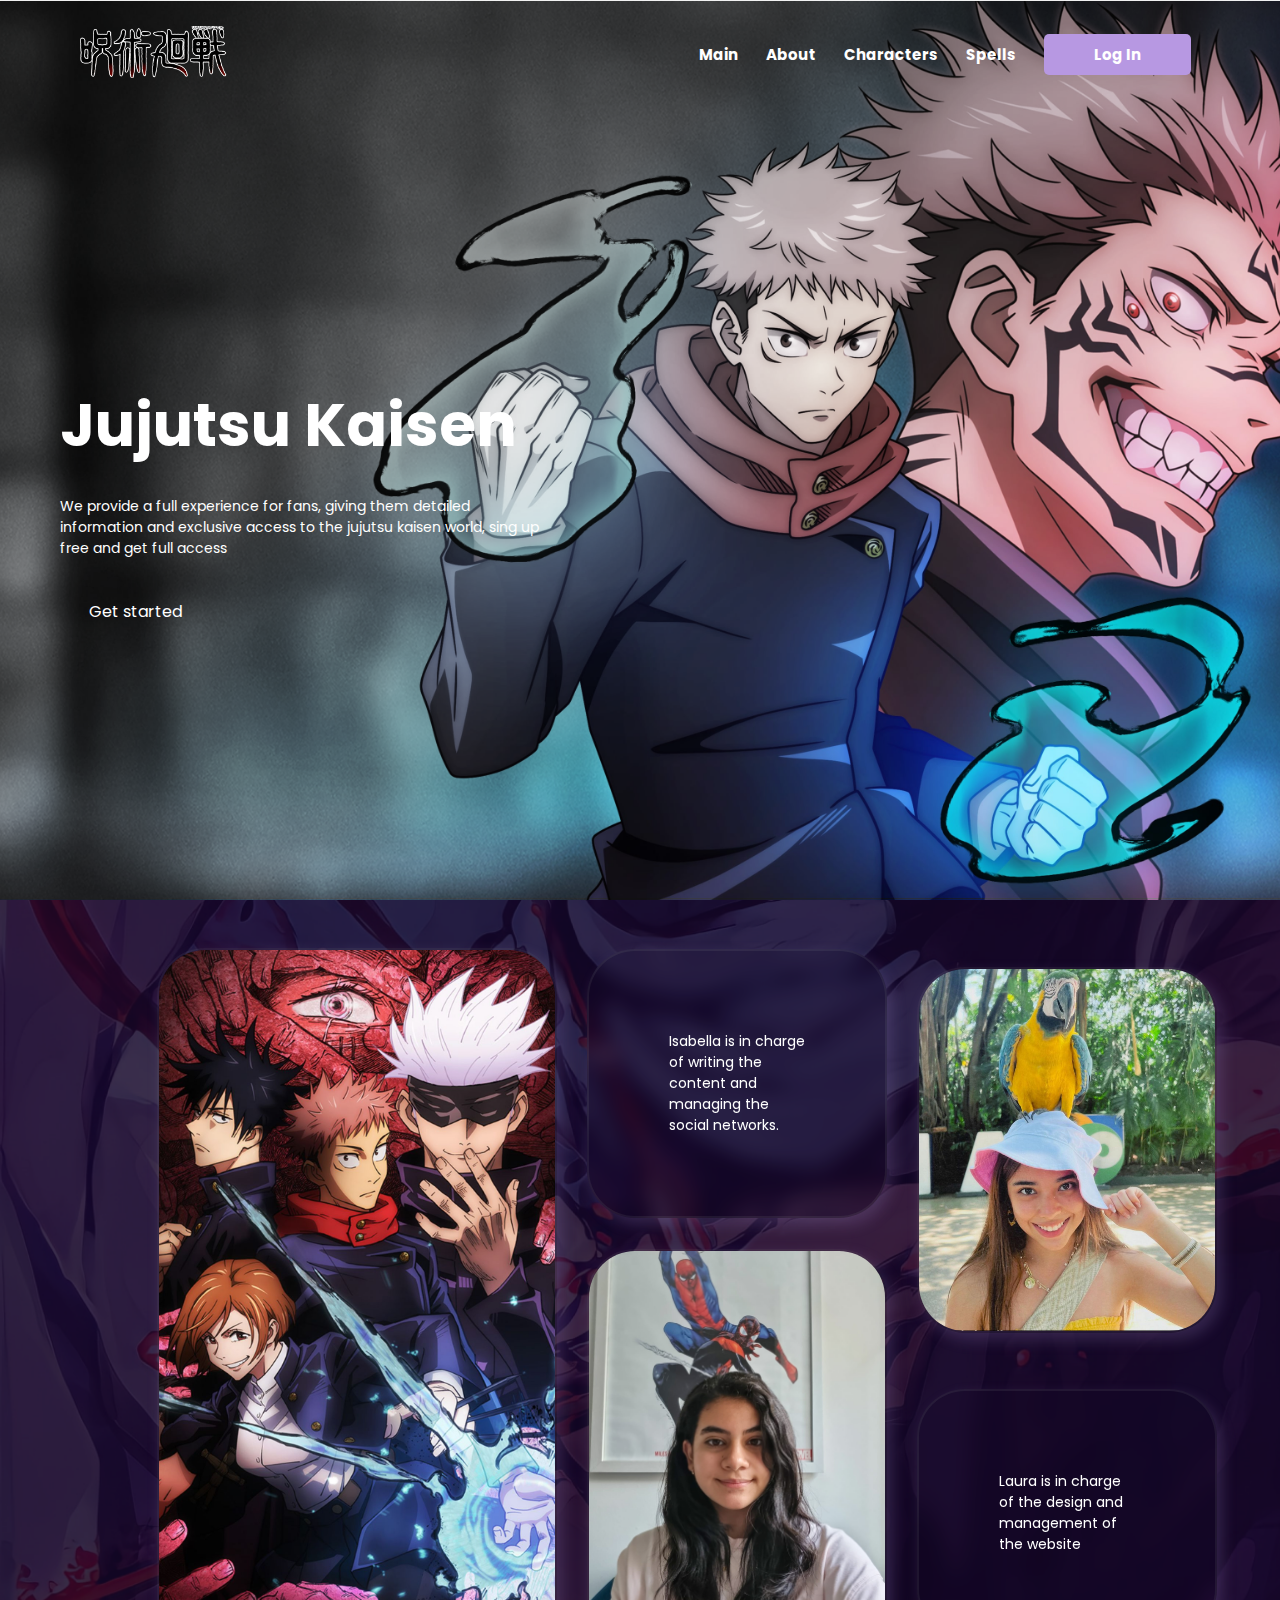
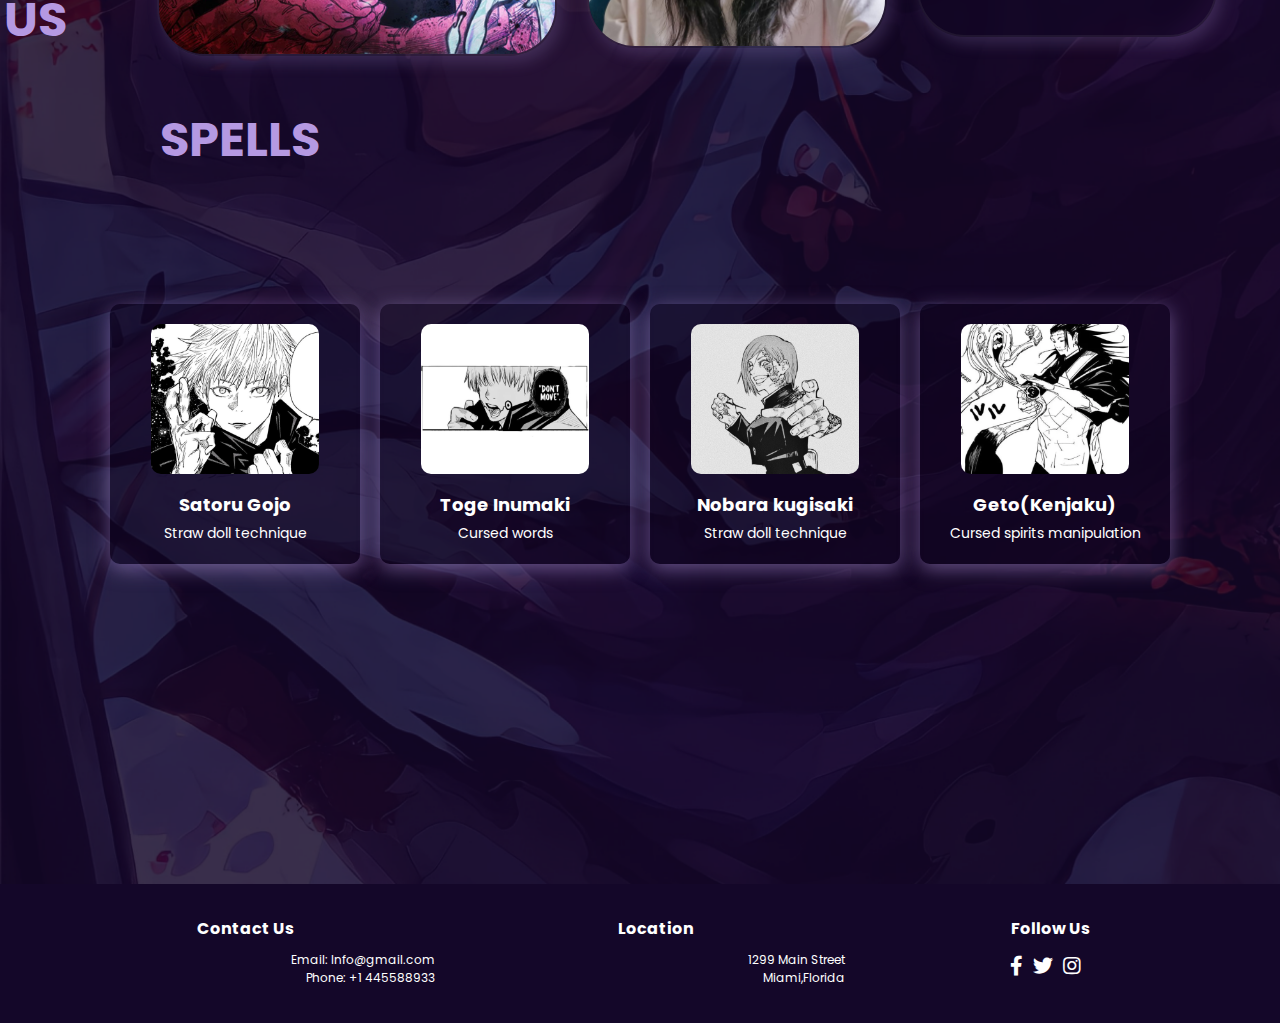
<file: index.html>
<!DOCTYPE html>
<html lang="en">
<head>
    <meta charset="UTF-8">
    <meta name="viewport" content="width=device-width, initial-scale=1.0">
    <link rel="stylesheet" href="style.css">
    <link rel="stylesheet" href="https://cdnjs.cloudflare.com/ajax/libs/font-awesome/5.15.4/css/all.min.css">
    <link rel="preconnect" href="https://fonts.googleapis.com">
    <link rel="preconnect" href="https://fonts.gstatic.com" crossorigin>
    <link href="https://fonts.googleapis.com/css2?family=Barlow+Condensed:ital,wght@0,100;0,200;0,300;0,400;0,500;0,600;0,700;0,800;0,900;1,100;1,200;1,300;1,400;1,500;1,600;1,700;1,800;1,900&family=Concert+One&family=Libre+Franklin:ital,wght@0,100..900;1,100..900&family=Montserrat:ital,wght@0,100..900;1,100..900&family=Pacifico&family=Poppins:ital,wght@0,100;0,200;0,300;0,400;0,500;0,600;0,700;0,800;0,900;1,100;1,200;1,300;1,400;1,500;1,600;1,700;1,800;1,900&family=Roboto:ital,wght@0,100;0,300;0,400;0,500;0,700;0,900;1,100;1,300;1,400;1,500;1,700;1,900&display=swap"
    rel="stylesheet">

    <title>Jujutsu Kaisen Web</title>
    
    
</head>
<body>
    <section class="header">
        <nav>
            <a href="index.html"><img src="web page jjk assets/fotos/logo jjk 1.png" ></a>
            <div class="nav-links">
                <ul>
                    <li><a href="index.html">Main</a></li>
                    <li><a href="index.html">About</a></li>
                    <li><a href="Characters.html">Characters</a></li>
                    <li><a href="Characters.html">Spells</a></li>
                    <li><a href="./Log-in.html" ><Button type="button">Log In </Button></a></li>
                </ul>
            </div>
        </nav>
        <div class="text-box">
            <h1>Jujutsu Kaisen</h1>
            <p>We provide a full experience for fans, giving them detailed information 
                and exclusive access to the jujutsu kaisen world, sing up free and get full access</p>
                <a href="./register.html" class="started-btn">Get started</a>
        </div>
    </section>
    <section class="fondoImg"> </section>
    <section class="Us">
      <h1 class="Us__titleA">  US</h1>
        <img src="web page jjk assets/fotos/Jujutsu-Kaisen-Anime-Images-Wallpaper.jpg" alt="" >
        
      <div class="contact-us__Isabella">
          <p class="contact-us__Isabella_p"> Isabella is in charge of writing the content and managing the social networks.</p>
          <div class="contact-us__Isabella_img">
            <img src="web page jjk assets/fotos/Isabella.jpeg" alt="">
          </div>
      </div>

       <div class="contact-us__Laura">
          <p class="contact-us__Laura_p">Laura is in charge of the design and management of the website</p>
          <div class="contact-us__Laura_img">
            <img src="web page jjk assets/fotos/Laura.jpeg"  alt="" class="img__Us">
          </div>
        </div>
    </section>
    <section class="contenedor-slider">
        <h1 class="Us__titleB">SPELLS </h1>
        <div class="slider">
            <div class="card-producto">
                <img src="web page jjk assets/fotos/Rectangle 1400.png" alt="Producto 1">
                <h2>Satoru Gojo</h2>
                <p>Straw doll technique</p>
              </div>
            <div class="card-producto">
                <img src="web page jjk assets/fotos/Rectangle 1401.png" alt="Producto 2">
                <h2>Toge Inumaki</h2>
                <p>Cursed words</p>
              </div>   
            <div class="card-producto">
                <img src="web page jjk assets/fotos/Rectangle 1402.png" alt="Producto 3">
                <h2>Nobara kugisaki</h2>
                <p>Straw doll technique</p>
              </div>
            <div class="card-producto">
                <img src="web page jjk assets/fotos/Rectangle 1403.png" alt="Producto 4">
                <h2>Geto(Kenjaku)</h2>
                <p>Cursed spirits manipulation</p>
            </div>  
        </div>
    </section>   
</body>
<footer>
    <div class="footer-content">
        <div class="column">
            <div class="contact-us">
                <h3>Contact Us</h3>
                <p>Email: Info@gmail.com</p>
                <p>Phone: +1 445588933</p>
            </div>
        </div>
        <div class="column">
            <div class="location">
                <h3>Location</h3>
                <p> 1299 Main Street</p>
                <p>Miami,Florida</p>
            </div>
        </div>
        <div class="social-icons">
            <h3>Follow Us</h3>
            <div class="icons">
                <a href="#"><i class="fab fa-facebook-f"></i></a>
                <a href="#"><i class="fab fa-twitter"></i></a>
                <a href="#"><i class="fab fa-instagram"></i></a>   
            </div>
        </div>
    </div>
    
</footer>
</html>
</file>
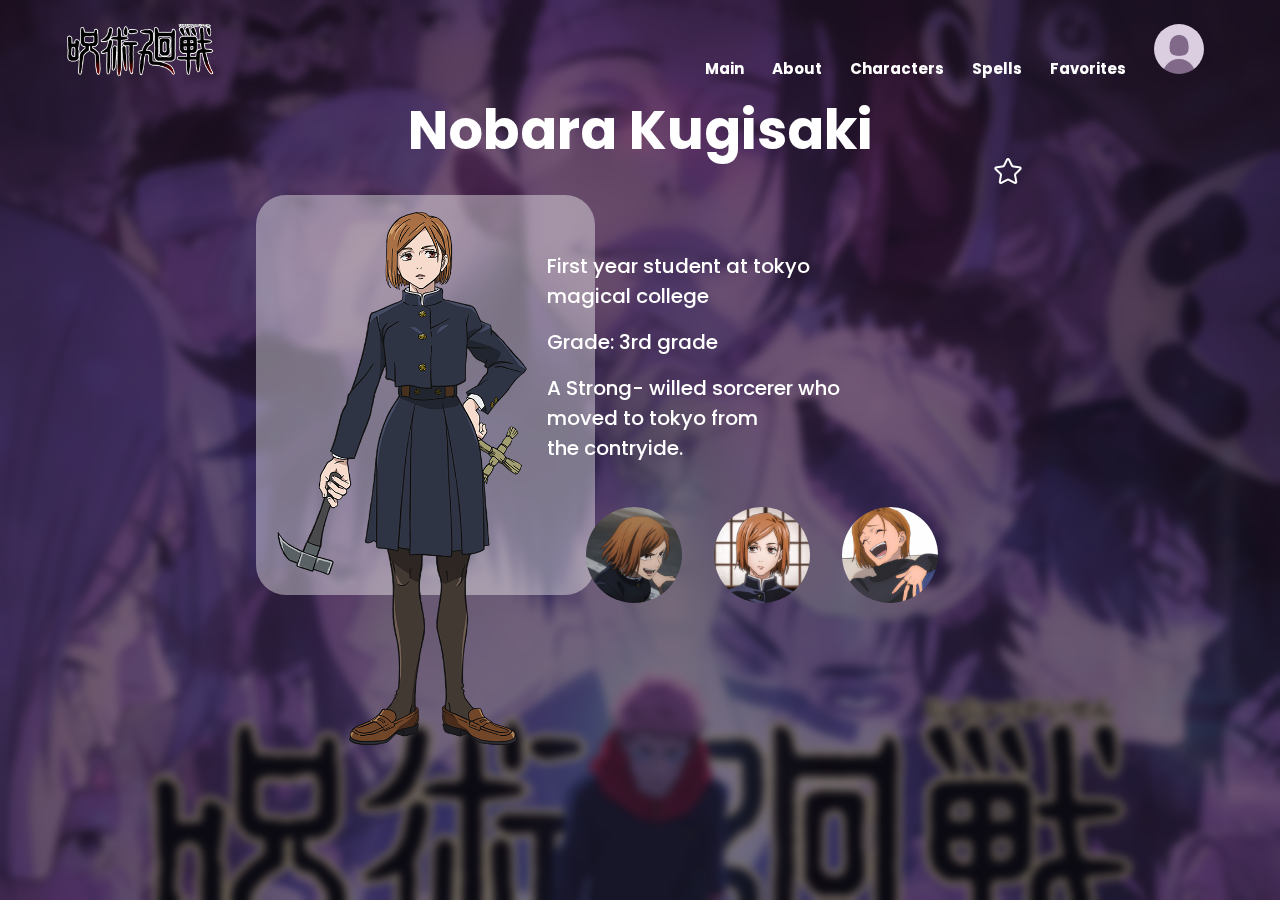
<file: Character_detail.html>
<!DOCTYPE html>
<html lang="es">
<head>
    <meta charset="UTF-8">
    <meta name="viewport" content="width=device-width, initial-scale=1.0">
    <link rel="stylesheet" href="Character_detail.css">
    <link rel="stylesheet" href="https://cdnjs.cloudflare.com/ajax/libs/font-awesome/6.0.0-beta3/css/all.min.css">
    <title>Página de Personaje</title>
    <link rel="preconnect" href="https://fonts.googleapis.com">
    <link rel="preconnect" href="https://fonts.gstatic.com" crossorigin>
    <link href="https://fonts.googleapis.com/css2?family=Barlow+Condensed:ital,wght@0,100;0,200;0,300;0,400;0,500;0,600;0,700;0,800;0,900;1,100;1,200;1,300;1,400;1,500;1,600;1,700;1,800;1,900&family=Concert+One&family=Libre+Franklin:ital,wght@0,100..900;1,100..900&family=Montserrat:ital,wght@0,100..900;1,100..900&family=Pacifico&family=Poppins:ital,wght@0,100;0,200;0,300;0,400;0,500;0,600;0,700;0,800;0,900;1,100;1,200;1,300;1,400;1,500;1,600;1,700;1,800;1,900&family=Roboto:ital,wght@0,100;0,300;0,400;0,500;0,700;0,900;1,100;1,300;1,400;1,500;1,700;1,900&display=swap" rel="stylesheet">
</head>
<body>

       

        <section class="nav__bar">
            <nav>
                <a href="index.html"><img src="web page jjk assets/fotos/logo jjk 1.png" ></a>
                <div class="nav-links">
                    <ul>
                        <li><a href="index.html">Main</a></li>
                    <li><a href="index.html">About</a></li>
                    <li><a href="Characters.html">Characters</a></li>
                    <li><a href="Characters.html">Spells</a></li>
                    <li><a href="FAV.html">Favorites</a></li>
                    <li><a href="userprofile.html"> <img src="web page jjk assets/fotos/a777268f7701fbf12bdc2ed4175758d5.png"  class="usser" ></a></li>
                    </ul>
                </div>
            </nav>
        </section>
        <section class="title">
            <h1>Nobara Kugisaki</h1>

        </section>
        <section class="Container">
            <div class="Container_content">
                <div class="Container_content_Character"> 
                    
                    <div class="Container_content_Character--selected">
                        <img id="Character--fullbody" src="./web page jjk assets/characters/nobarafull.webp" alt="">
                    </div>
                   
                </div>
                <div class="Container_content_Character--background"> </div>
                
                <div class="Container__info">
                    <div class="Container__info--star">
                        <img src="./web page jjk assets/logo and icons/star (1).png" alt="fav star">
                    </div>
                    <div class="Container__info--text">
                        <p class="Container__info--text--p-sinspacing">First year student at  tokyo  <br> magical college</p>
                        <p class="Container__info--text--p">Grade: 3rd grade</p>
                        <p class="Container__info--text--p-sinspacing">A Strong- willed sorcerer who <br> moved to tokyo from <br> the contryide.</p>
                    </div>
                    <div class="Container__info--icons">
                        <img class="icons" src="./web page jjk assets/characters/Nobara-icon-1.jpg" alt="">
                        <img class="icons" src="./web page jjk assets/characters/Nobara-icon-2.jpg" alt="">
                        <img class="icons" src="./web page jjk assets/characters/Nobara-icon-3.jpg" alt="">
                    </div>
                </div>
            </div>
        </section>
        
       

    
  
</body>
</html>
</file>
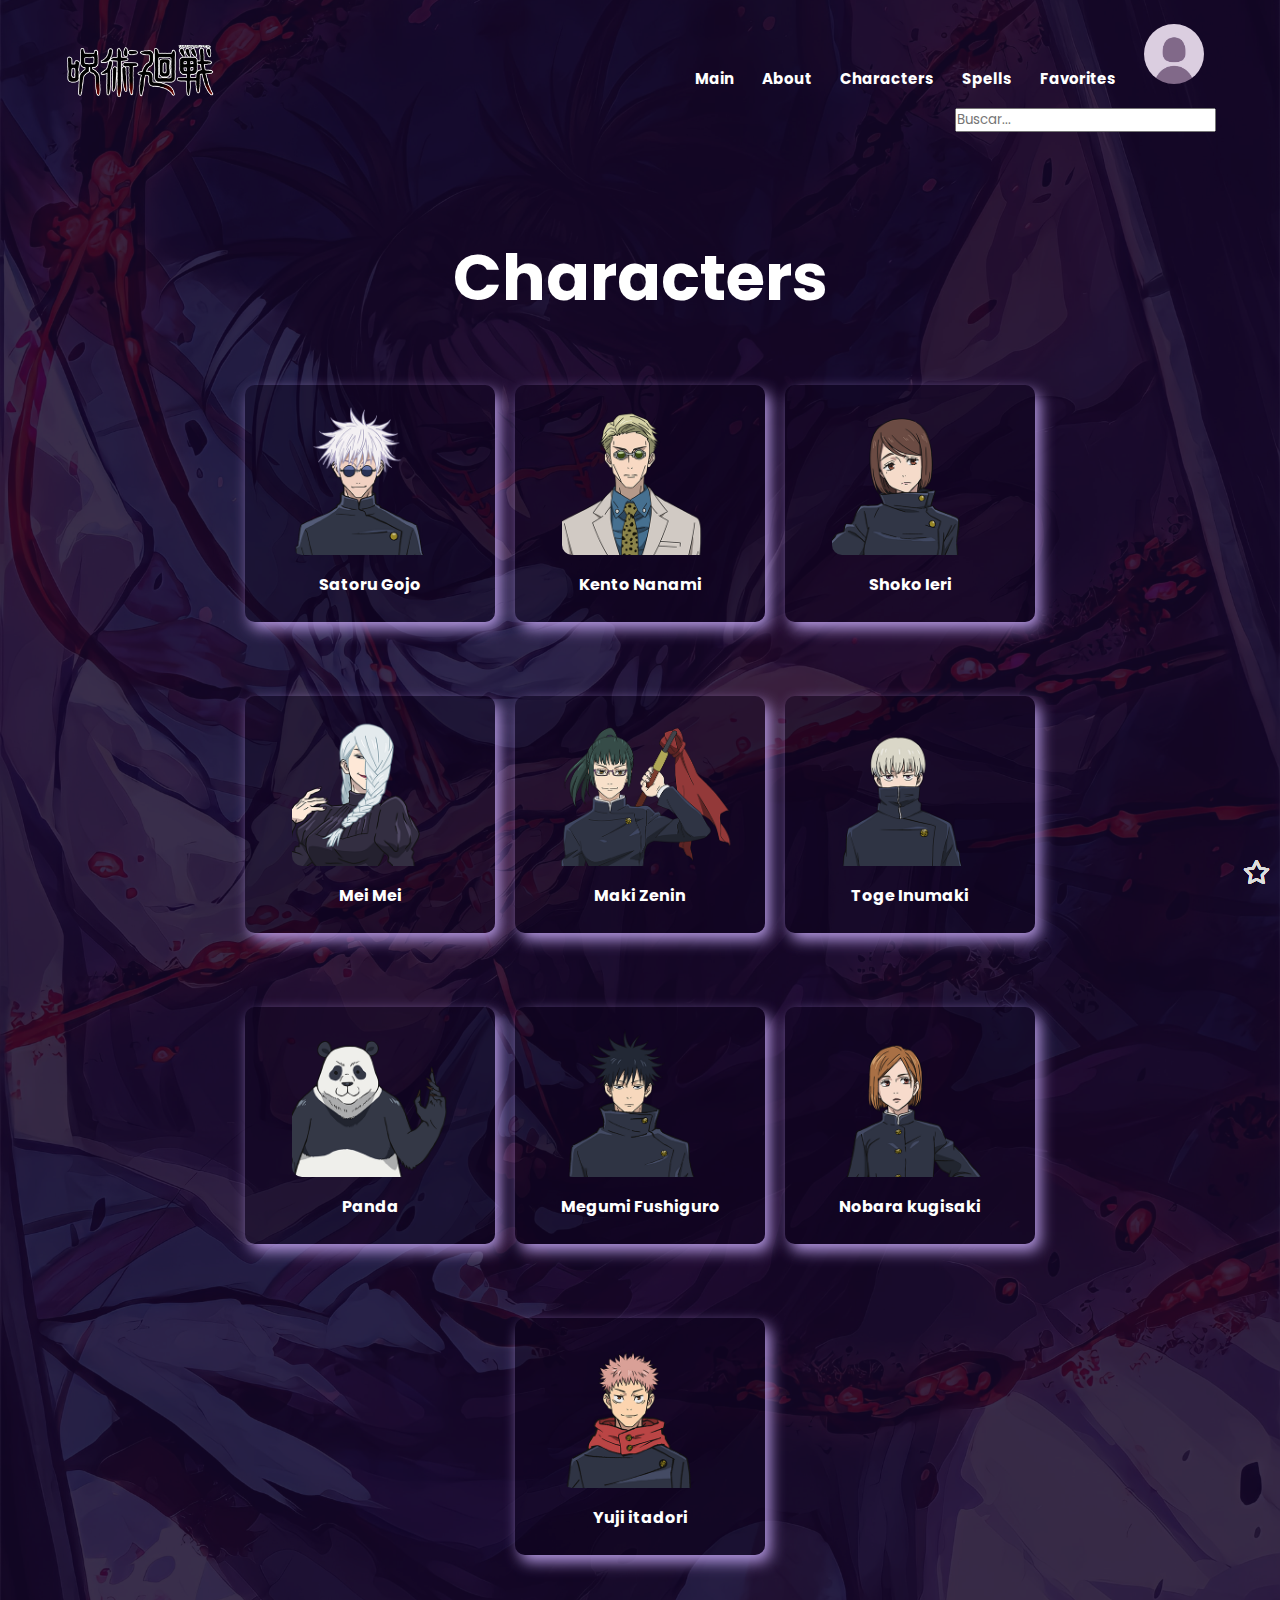
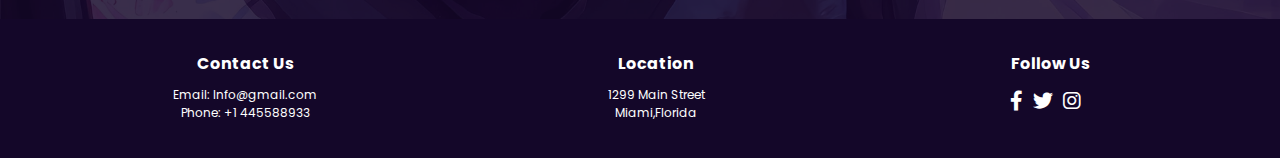
<file: Characters.html>
<!DOCTYPE html>
<html lang="en">
<head>
    <meta charset="UTF-8">
    <meta name="viewport" content="width=device-width, initial-scale=1.0">
    <link rel="stylesheet" href="characters.css">
    <link rel="stylesheet" href="https://cdnjs.cloudflare.com/ajax/libs/font-awesome/6.0.0-beta3/css/all.min.css">
    <title>Characters</title>
    <link rel="preconnect" href="https://fonts.googleapis.com">
    <link rel="preconnect" href="https://fonts.gstatic.com" crossorigin>
    <link href="https://fonts.googleapis.com/css2?family=Barlow+Condensed:ital,wght@0,100;0,200;0,300;0,400;0,500;0,600;0,700;0,800;0,900;1,100;1,200;1,300;1,400;1,500;1,600;1,700;1,800;1,900&family=Concert+One&family=Libre+Franklin:ital,wght@0,100..900;1,100..900&family=Montserrat:ital,wght@0,100..900;1,100..900&family=Pacifico&family=Poppins:ital,wght@0,100;0,200;0,300;0,400;0,500;0,600;0,700;0,800;0,900;1,100;1,200;1,300;1,400;1,500;1,600;1,700;1,800;1,900&family=Roboto:ital,wght@0,100;0,300;0,400;0,500;0,700;0,900;1,100;1,300;1,400;1,500;1,700;1,900&display=swap"
    rel="stylesheet">
</head>

<body>
    <section class="header">
        <nav>
            <a href="index.html"><img src="web page jjk assets/fotos/logo jjk 1.png" ></a>
            <div class="nav-links">
            <div class="nav-bar">
                <ul>
                    <li><a href="index.html">Main</a></li>
                    <li><a href="index.html">About</a></li>
                    <li><a href="Characters.html">Characters</a></li>
                    <li><a href="Characters.html">Spells</a></li>
                    <li><a href="FAV.html">Favorites</a></li>
                    <li><a href="userprofile.html"> <img src="web page jjk assets/fotos/a777268f7701fbf12bdc2ed4175758d5.png"  class="usser" ></a></li>
                </ul>
            </div>
            <div class="search-bar">
                <input type="text" placeholder="Buscar...">
            </div>
        </nav>
        <div class="text-box">
            <h1>Characters</h1>
        </div>
    <section class="productos">
        <ul>
            <li class="productos__producto">
                <img src="web page jjk assets/fotos/1.webp" alt="Producto 1">
                <h2>Satoru Gojo</h2>
                <input type="checkbox"  id="star1" class="hidden-checkbox" >
                <label for="star1" class="star"> <i class="far fa-star"></i></label>
                
            </li>
            <li class="productos__producto">
                <img src="web page jjk assets/fotos/2.png" alt="Producto 2">
                <h2> Kento Nanami</h2>
                <input type="checkbox"  id="star2" class="hidden-checkbox" >
                <label for="star2" class="star"> <i class="far fa-star"></i></label>
           
            </li>   
            <li class="productos__producto">
                <img src="web page jjk assets/fotos/3.png" alt="Producto 3">
                <h2>Shoko Ieri</h2>
                <input type="checkbox"  id="star3" class="hidden-checkbox" >
                <label for="star3" class="star"> <i class="far fa-star"></i></label>
            
            </li>
            <li class="productos__producto">
                <img src="web page jjk assets/fotos/4.png" alt="Producto 4">
                <h2>Mei Mei</h2>
                <input type="checkbox"  id="star4" class="hidden-checkbox" >
                <label for="star4" class="star"> <i class="far fa-star"></i></label>
             
            </li>  
            <li class="productos__producto">
                <img src="web page jjk assets/fotos/5.webp" alt="Producto 1">
                <h2>Maki Zenin</h2>
                <input type="checkbox"  id="star5" class="hidden-checkbox" >
                <label for="star5" class="star"> <i class="far fa-star"></i></label>
              
            </li>
            <li class="productos__producto">
                <img src="web page jjk assets/fotos/6.webp" alt="Producto 1">
                <h2>Toge Inumaki</h2>
                <input type="checkbox"  id="star6" class="hidden-checkbox" >
                <label for="star6" class="star"> <i class="far fa-star"></i></label>
         </li>
              <li class="productos__producto">
                <img src="web page jjk assets/fotos/7.webp" alt="Producto 1">
                <h2>Panda</h2> 
                <input type="checkbox"  id="star7" class="hidden-checkbox" >
                <label for="star7" class="star"> <i class="far fa-star"></i></label>
            </li>

              <li class="productos__producto">
                <img src="web page jjk assets/fotos/9.webp" alt="Producto 1">
                <h2>Megumi Fushiguro</h2>
                <input type="checkbox"  id="star8" class="hidden-checkbox" >
                <label for="star8" class="star"> <i class="far fa-star"></i></label>
              </li>
              <li class="productos__producto">
                <a href="./Character_detail.html"><img src="web page jjk assets/fotos/10.webp" alt="Producto 3"></a>
                <h2>Nobara kugisaki</h2>
                <input type="checkbox"  id="star9" class="hidden-checkbox" >
                <label for="star9" class="star"> <i class="far fa-star"></i></label>
              </li>
              <li class="productos__producto">
                <img src="web page jjk assets/fotos/11.webp" alt="Producto 1">
                <h2>Yuji itadori</h2>
                <input type="checkbox"  id="star10" class="hidden-checkbox" >
                <label for="star10" class="star"> <i class="far fa-star"></i></label>
              </li>
        </ul>  
        </section>
</body>
<footer>
    <div class="footer-content">
        <div class="column">
            <div class="contact-us">
                <h3>Contact Us</h3>
                <p>Email: Info@gmail.com</p>
                <p>Phone: +1 445588933</p>
            </div>
        </div>
        <div class="column">
            <div class="location">
                <h3>Location</h3>
                <p> 1299 Main Street</p>
                <p>Miami,Florida</p>
            </div>
        </div>
        <div class="social-icons">
            <h3>Follow Us</h3>
            <div class="icons">
                <a href="#"><i class="fab fa-facebook-f"></i></a>
                <a href="#"><i class="fab fa-twitter"></i></a>
                <a href="#"><i class="fab fa-instagram"></i></a>   
            </div>
        </div>
    </div>
    
</footer>
</html>
</file>
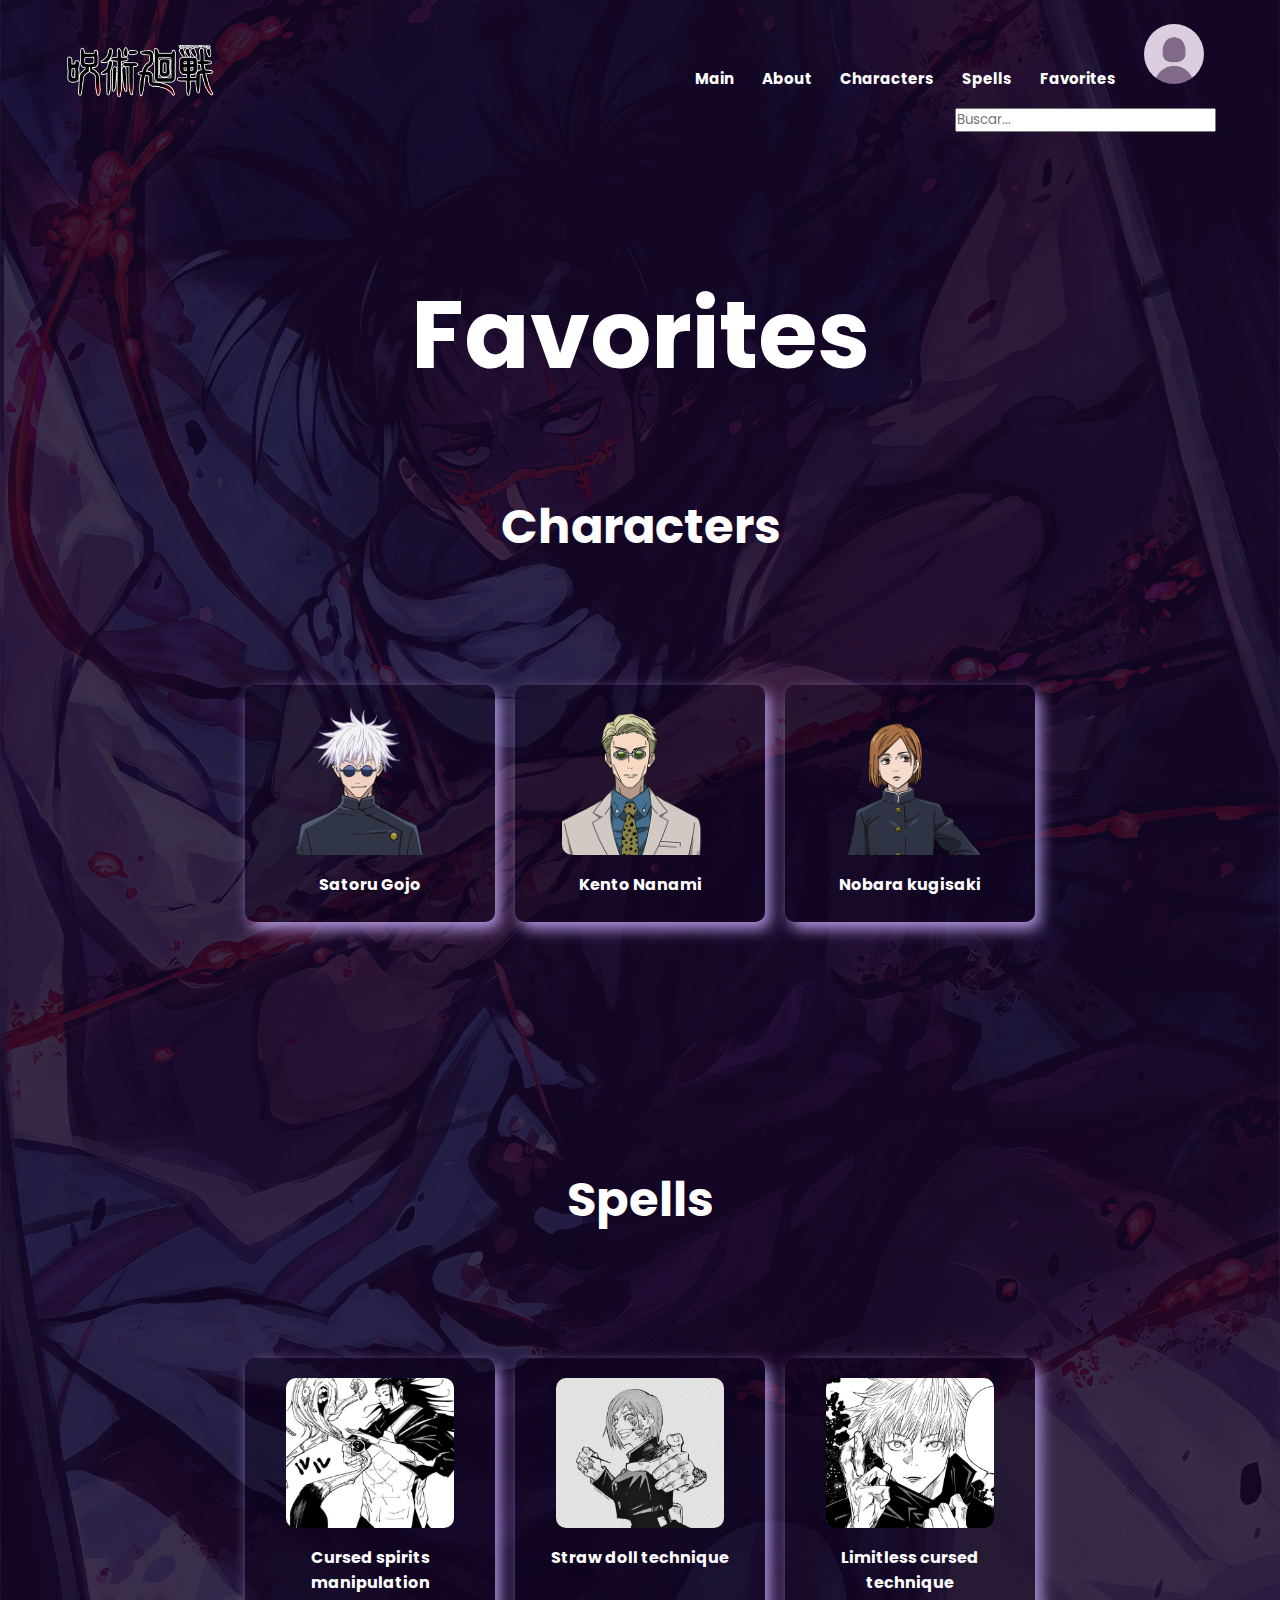
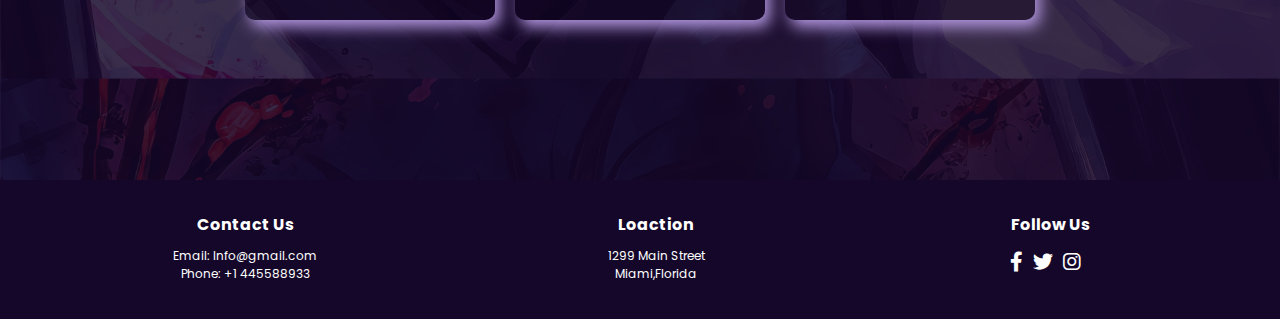
<file: FAV.html>
<!DOCTYPE html>
<html lang="en">
<head>
  <meta charset="UTF-8">
  <meta name="viewport" content="width=device-width, initial-scale=1.0">
   <link rel="stylesheet" href="FAV.css">
   <link rel="stylesheet" href="https://cdnjs.cloudflare.com/ajax/libs/font-awesome/6.0.0-beta3/css/all.min.css">
  <title> Favorites</title>
  <link rel="preconnect" href="https://fonts.googleapis.com">
    <link rel="preconnect" href="https://fonts.gstatic.com" crossorigin>
    <link href="https://fonts.googleapis.com/css2?family=Barlow+Condensed:ital,wght@0,100;0,200;0,300;0,400;0,500;0,600;0,700;0,800;0,900;1,100;1,200;1,300;1,400;1,500;1,600;1,700;1,800;1,900&family=Concert+One&family=Libre+Franklin:ital,wght@0,100..900;1,100..900&family=Montserrat:ital,wght@0,100..900;1,100..900&family=Pacifico&family=Poppins:ital,wght@0,100;0,200;0,300;0,400;0,500;0,600;0,700;0,800;0,900;1,100;1,200;1,300;1,400;1,500;1,600;1,700;1,800;1,900&family=Roboto:ital,wght@0,100;0,300;0,400;0,500;0,700;0,900;1,100;1,300;1,400;1,500;1,700;1,900&display=swap"
    rel="stylesheet">
</head>
<body>
  <section class="header">
    <nav>
      <a href="index.html"><img src="web page jjk assets/fotos/logo jjk 1.png" ></a>
      <div class="nav-links">
            <div class="nav-bar">
          <ul>
              <li><a href="index.html">Main</a></li>
              <li><a href="index.html">About</a></li>
              <li><a href="Characters.html">Characters</a></li>
              <li><a href="Characters.html">Spells</a></li>
              <li><a href="FAV.html">Favorites</a></li>
              <li><a href="userprofile.html"> <img src="web page jjk assets/fotos/a777268f7701fbf12bdc2ed4175758d5.png"  class="usser"></a></li>
          </ul>
      </div>
      <div class="search-bar">
        <input type="text" placeholder="Buscar...">
    </div>
  </nav>
  <h1> Favorites</h1>
  <section class="title">
    <div class="text-box">
      <h2>Characters</h2>
  </div>
  </section>
<section class="productos">
  <ul>
      <li class="productos__producto">
          <img src="web page jjk assets/fotos/1.webp" alt="Producto 1">
          <h3>Satoru Gojo</h3>
          
      </li>
      <li class="productos__producto">
          <img src="web page jjk assets/fotos/2.png" alt="Producto 2">
          <h3> Kento Nanami</h3>
      </li>   
      <li class="productos__producto">
               <a href="./Character_detail.html"><img src="web page jjk assets/fotos/10.webp" alt="Producto 3"></a>
                <h3>Nobara kugisaki</h3>
                
              </li>

  </ul>
</section>
<section class="title"> 
    <div class="text-box">
      <h2>Spells</h2> 
    </div>
</section>
<section class="productos">
<ul>
  <li class="productos__producto">
    <img src="web page jjk assets/fotos/Rectangle 1403.png" alt="Producto 2">
    <h3> Cursed spirits manipulation</h3>
  </li>
  <li class="productos__producto">
    <img src="web page jjk assets/fotos/Rectangle 1402.png" alt="Producto 3">
    <h3>Straw doll technique</h3>
</li>
  <li class="productos__producto">
       <img src="web page jjk assets/fotos/Rectangle 1400.png" alt="Producto 1">
  <h3>Limitless cursed technique</h3>
  </li>
</ul>
</section>
</body>
<footer>
  <div class="footer-content">
      <div class="column">
          <div class="contact-us">
              <h3>Contact Us</h3>
              <p>Email: Info@gmail.com</p>
              <p>Phone: +1 445588933</p>
          </div>
      </div>
      <div class="column">
          <div class="location">
              <h3>Loaction</h3>
              <p> 1299 Main Street</p>
              <p>Miami,Florida</p>
          </div>
      </div>
      <div class="social-icons">
          <h3>Follow Us</h3>
          <div class="icons">
              <a href="#"><i class="fab fa-facebook-f"></i></a>
              <a href="#"><i class="fab fa-twitter"></i></a>
              <a href="#"><i class="fab fa-instagram"></i></a>   
          </div>
      </div>
  </div>
</footer>
</html>
</file>
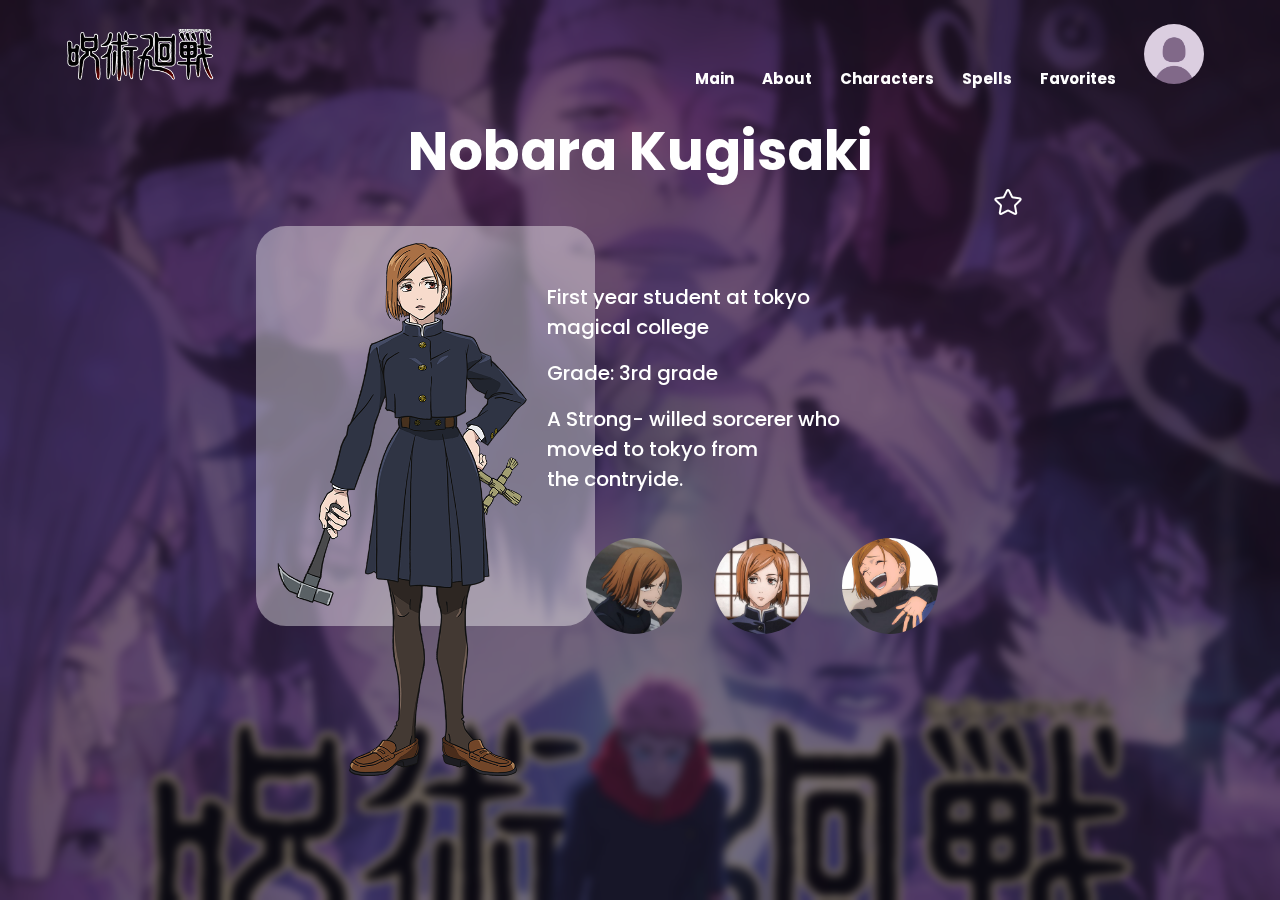
<file: personajes2.html>
<!DOCTYPE html>
<html lang="es">
<head>
    <meta charset="UTF-8">
    <meta name="viewport" content="width=device-width, initial-scale=1.0">
    <link rel="stylesheet" href="personajes2.css">
    <link rel="stylesheet" href="https://cdnjs.cloudflare.com/ajax/libs/font-awesome/6.0.0-beta3/css/all.min.css">
    <title>Página de Personaje</title>
    <link rel="preconnect" href="https://fonts.googleapis.com">
    <link rel="preconnect" href="https://fonts.gstatic.com" crossorigin>
    <link href="https://fonts.googleapis.com/css2?family=Barlow+Condensed:ital,wght@0,100;0,200;0,300;0,400;0,500;0,600;0,700;0,800;0,900;1,100;1,200;1,300;1,400;1,500;1,600;1,700;1,800;1,900&family=Concert+One&family=Libre+Franklin:ital,wght@0,100..900;1,100..900&family=Montserrat:ital,wght@0,100..900;1,100..900&family=Pacifico&family=Poppins:ital,wght@0,100;0,200;0,300;0,400;0,500;0,600;0,700;0,800;0,900;1,100;1,200;1,300;1,400;1,500;1,600;1,700;1,800;1,900&family=Roboto:ital,wght@0,100;0,300;0,400;0,500;0,700;0,900;1,100;1,300;1,400;1,500;1,700;1,900&display=swap" rel="stylesheet">
</head>
<body>

       

        <section class="nav__bar">
            <nav>
                <a href="index.html"><img src="web page jjk assets/fotos/logo jjk 1.png" ></a>
                <div class="nav-links">
                    <ul>
                        <li><a href="index.html">Main</a></li>
                    <li><a href="index.html">About</a></li>
                    <li><a href="Characters.html">Characters</a></li>
                    <li><a href="Characters.html">Spells</a></li>
                    <li><a href="FAV.html">Favorites</a></li>
                    <li><a href="userprofile.html"> <img src="web page jjk assets/fotos/a777268f7701fbf12bdc2ed4175758d5.png"  class="usser" ></a></li>
                    </ul>
                </div>
            </nav>
        </section>
        <section class="title">
            <h1>Nobara Kugisaki</h1>

        </section>
        <section class="Container">
            <div class="Container_content">
                <div class="Container_content_Character"> 
                    
                    <div class="Container_content_Character--selected">
                        <img id="Character--fullbody" src="./web page jjk assets/characters/nobarafull.webp" alt="">
                    </div>
                   
                </div>
                <div class="Container_content_Character--background"> </div>
                
                <div class="Container__info">
                    <div class="Container__info--star">
                        <img src="./web page jjk assets/logo and icons/star (1).png" alt="fav star">
                    </div>
                    <div class="Container__info--text">
                        <p class="Container__info--text--p-sinspacing">First year student at  tokyo  <br> magical college</p>
                        <p class="Container__info--text--p">Grade: 3rd grade</p>
                        <p class="Container__info--text--p-sinspacing">A Strong- willed sorcerer who <br> moved to tokyo from <br> the contryide.</p>
                    </div>
                    <div class="Container__info--icons">
                        <img class="icons" src="./web page jjk assets/characters/Nobara-icon-1.jpg" alt="">
                        <img class="icons" src="./web page jjk assets/characters/Nobara-icon-2.jpg" alt="">
                        <img class="icons" src="./web page jjk assets/characters/Nobara-icon-3.jpg" alt="">
                    </div>
                </div>
            </div>
        </section>
        
       

    
  
</body>
</html>
</file>
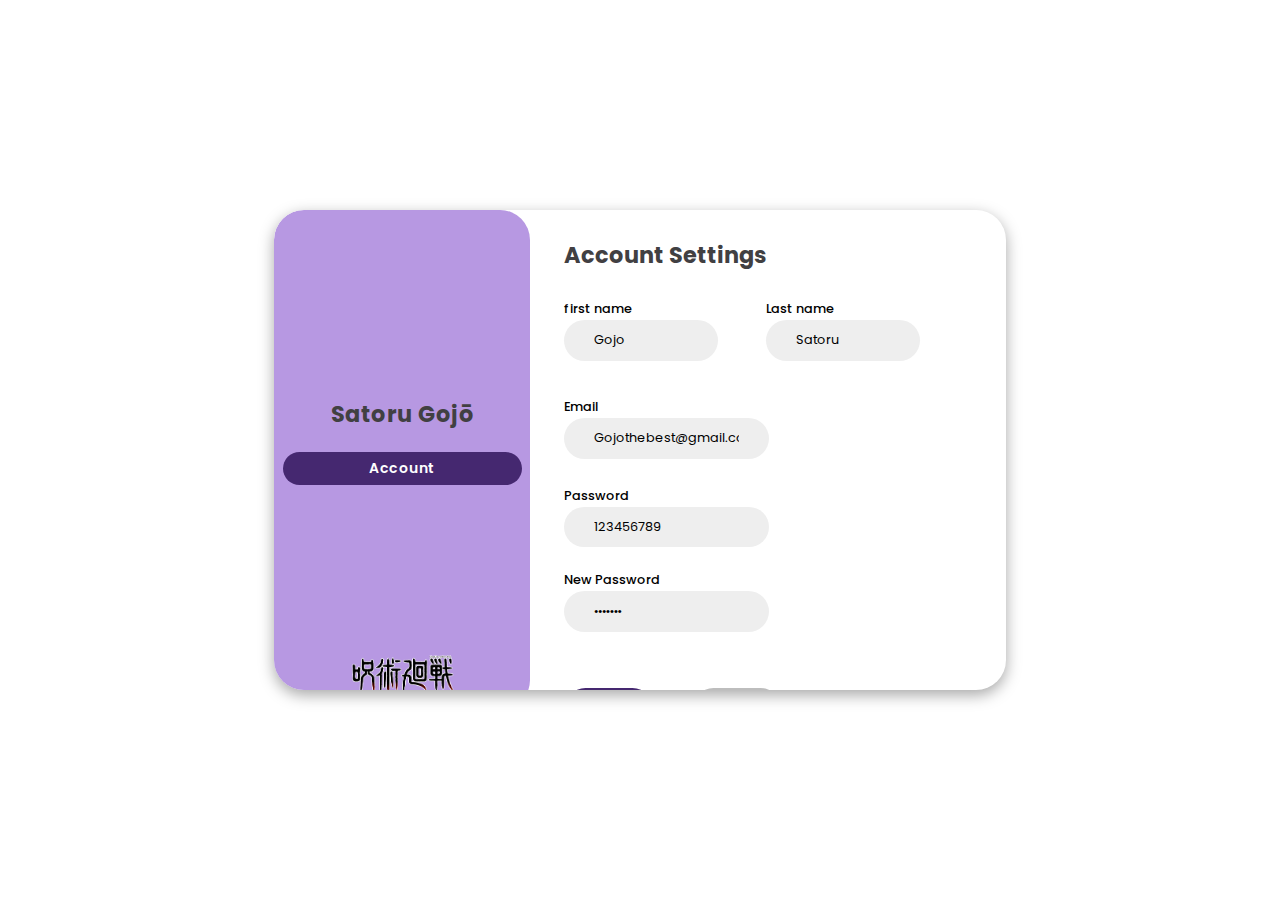
<file: userprofile.html>
<!DOCTYPE html>
<html lang="en">
  <head>
    <meta charset="UTF-8">
    <meta name="viewport" content="width=device-width, initial-scale=1.0">
    <title> user </title>
    <link rel="stylesheet" href="userprofile_styles.css" type="text/css">
    <link rel="preconnect" href="https://fonts.googleapis.com">
    <link rel="preconnect" href="https://fonts.gstatic.com" crossorigin>
    <link href="https://fonts.googleapis.com/css2?family=Barlow+Condensed:ital,wght@0,100;0,200;0,300;0,400;0,500;0,600;0,700;0,800;0,900;1,100;1,200;1,300;1,400;1,500;1,600;1,700;1,800;1,900&family=Concert+One&family=Libre+Franklin:ital,wght@0,100..900;1,100..900&family=Pacifico&family=Poppins:ital,wght@0,100;0,200;0,300;0,400;0,500;0,600;0,700;0,800;0,900;1,100;1,200;1,300;1,400;1,500;1,600;1,700;1,800;1,900&family=Roboto:ital,wght@0,100;0,300;0,400;0,500;0,700;0,900;1,100;1,300;1,400;1,500;1,700;1,900&display=swap" rel="stylesheet">
  </head>
  <body>
    <section class="container">
      <section class="child_container_accountsettings">
        <div class="accountsettings_tittle">
          <h1 id="accountsettings_tittle-account"> Account Settings </h1>
        </div>
        <div class="accountsettings_fullnames">
          <Div class="fullnames-firstname">
            <label class="etiqueta"> first name </label>
            <input class="in" type="text" placeholder="Gojo">
          </Div>
          <Div class="fullnames-lastname">
            <label class="etiqueta"> Last name </label>
            <input class="in" type="text" placeholder="Satoru">
          </Div>
        </div>
        <div class="child_container_userprofile">
          <div class="userprofile-email">
            <label class="etiqueta"> Email </label>
            <input class="in2" type="email" placeholder="Gojothebest@gmail.com">
          </div>
          <div class="userprofile-password">
            <label class="etiqueta"> Password </label>
            <input class="in2" type="password" placeholder="123456789">
          </div>
          <div class="userprofile-newpassword">
            <label class="etiqueta"> New Password </label>
            <input class="in2" type="password" placeholder="Enter new password" value="FakePSW">
          </div>
        </div>
        <div class="child_container_confirnbtn">
          <div class="confirnbtn-change">
            <button class="btn2"> Change </button>
          </div>
          <div class="confirnbtn-cancel">
            <button class="btn3"> Cancel </button>
          </div>
        </div>
      </section>
      <section class="card">
        <div class="card_pfp"></div>
        <div class="card_pfp-name">
          <h1 id="pfp-name-username"> Satoru Gojō </h1>
        </div>
        <div class="card_pfp-desc">
          <button id="desc-btn"> Account </button>
        </div>
        <div class="card_pfp-logo">
          <a href="/index.html">
          <img id="card_pfp-logo-jjk" src="./web page jjk assets/logo and icons/logo jjk.png" alt="logo"></a>
        </div>
      </section>
    </section>
  </body>
</html>
</file>
<file: style.css>
*{
    margin: 0;
    padding: 0;
    box-sizing: border-box;
    font-family: "Poppins", sans-serif;
    font-style: normal;
}
body{
   background-image: url(Frame\ 4.png);
   background-image: no-repeat;
   background-size: cover;
}
.header{
    height: 100vh;
    width: 100vw;
    background-image: url(Frame\ 1.png);

    background-position: center;
    background-size: cover;
    position: relative;
}
nav{ 
    display: flex;
    padding:  2% 6%;
    justify-content: space-between;
    align-items: center;
}
nav img{
    width: 150px
}
.nav-links{
    flex:1;
    text-align: right; 
}
.nav-links ul li{
   list-style: none;
   display: inline-block ;
   padding: 0.5rem 0.75rem;
   position: relative;  
}
.nav-links ul li a{
   color: white;
   text-decoration: none;
   font-size: 0.938rem; 
   font-weight: bold;
   
 }
 .nav-links ul li::after{
    content:'';
    width: 0%;
    height: 2px;
    background:rgba(15, 188, 221, 1) ;
    display: block;
    margin: auto;
    transition: 0.5s;
 }

 .nav-links ul li:hover::after{
    width: 100%;
    transition: 0.5s;
 }
 button{
    background-color:rgba(183, 152, 226, 1) ;
    border: none;
    color: white;
    padding:0.563rem 3.125rem ;
    text-align: center;
    text-decoration: none;
    display: inline-block;
    font-size: 0.938rem;
    font-weight: bold;
    border-radius: 0.313rem;
 }
 .text-box{
   color: white;
    width: 30rem;

    top: 20rem;
    position: absolute;
    text-align: left; 
    margin: 3.75rem; 
    display: flex;
    flex-direction: column;
    justify-content: center;
    align-content: center;
    
    
 }
 .text-box h1{
    font-size: 3.75rem;
    font-weight: bold;
    flex-direction: row;
    
 }
 .text-box p{
   
    margin: 1.625rem 0 2.5rem ;
<<<<<<< HEAD
    font-size:0.938rem; ;
=======
    font-size:0.938rem ;
>>>>>>> 3fb9ebece3597ceeb670f05a713bb7857763dc15
   }
    
 .started-btn{
   text-align: center;
   display: inline-block;
   text-decoration: none;
   color: white;
   border: 0.063rem;
<<<<<<< HEAD
   padding: 0.75rem;
=======
   padding: 10.75rem;
>>>>>>> 3fb9ebece3597ceeb670f05a713bb7857763dc15
   background: transparent;
   position: relative;
   cursor: pointer;
   width: 150px;
   border-radius: 0.313rem;
 }
 
.started-btn:hover {
   border: 0.063rem solid rgba(183, 152, 226, 1);
   background: rgba(183, 152, 226, 1) ;
   transition: 0.5s;
}

.Us{
  display: flex;
  flex-direction: row;
  justify-content: center;
  margin: 3rem;
  gap: 1.875rem;
}
.Us img{
  border: 0.125rem solid rgba(162, 162, 162, .1);
 border-right: 0.125rem solid rgba(255, 255, 255,rgba(162, 162, 162, 0.533));
 border-bottom: 0.125rem solid rgba(255, 255, 255,rgba(162, 162, 162, 0.533)) ;
  box-shadow:5px 7px 15px rgba(181, 153, 226, .2) ;
  border-radius: 3rem;
  width: 400px;
  
}
.contact-us__Isabella{
  display: flex;
  flex-direction: column;
  align-items: center;
  justify-content: space-evenly;
  gap: 1.875rem;
}

.contact-us__Laura{
  display: flex;
  flex-direction: column-reverse;
  align-items: center;
  justify-content: space-evenly;
  gap: 1.875rem;
}
p {
  font-size: 0.875rem;
  line-height: 1.5;
  display: flex;
  justify-content: end;
  align-content: flex-end;
  color: white;
 }
.contact-us__Laura_p{
  border-color: white;
  background-color: rgba(12, 2, 28, .1);
  border-radius: 3rem;
  width: 300px;
  padding: 5rem;
  margin: 0;
  border: 0.125rem solid rgba(162, 162, 162, .1);
 border-right: 0.125rem solid rgba(255, 255, 255,rgba(162, 162, 162, 0.533));
 border-bottom: 0.125rem solid rgba(255, 255, 255,rgba(162, 162, 162, 0.533)) ;
  box-shadow:5px 7px 15px rgba(181, 153, 226, .2) ;
  backdrop-filter: blur(1rem);
}
.contact-us__Isabella_p{
  border-color: white;
  background-color: rgba(12, 2, 28, .1);
  border-radius: 3rem;
  width: 300px;
  padding: 5rem;
  margin: 0;
  border: 0.125rem solid rgba(162, 162, 162, .1);
  border-right: 0.125rem solid rgba(255, 255, 255,rgba(162, 162, 162, 0.533));
  border-bottom: 0.125rem solid rgba(255, 255, 255,rgba(162, 162, 162, 0.533)) ;
  box-shadow:5px 7px 15px rgba(181, 153, 226, .2)
}
.contact-us__Isabella_p{
  backdrop-filter: blur(0.625rem);
}
.contact-us__Laura_p{
  backdrop-filter: blur(0.625rem); 
}

.contact-us__Isabella_img  img{
  border-radius: 3rem;
  width: 300px
  
}

.contact-us__Laura_img  img{
  border-radius: 3rem;
  width: 300px
}
.Us__titleA{
 font-size: 3rem;
 color: rgba(181, 153, 226, 1) ;
 margin-left: -3.75rem;
 margin-right: 3.75rem;
 position: relative;
 flex-direction: row;
 justify-content: flex-end;
 align-content: flex-end;
 
}

.contendor-slider{
  padding: 4rem;

  
}
.slider{
  display: flex;
  flex-direction: row;
  justify-content: center;
 
 }
.card-producto{
 width: 15.625rem;
 margin: 0.625rem;
 margin-bottom: 20rem;
 margin-top: 8rem;
 padding: 1.25rem ;
 border-radius: 0.625rem;
 background-color: rgba(12, 2, 28, .4);
 box-shadow:0 5px 20px rgba(181, 153, 226, .5) ;
 text-align: center;
}

.card-producto img{

 border-radius: 0.625rem;
 height: 9.375rem;
 object-fit: cover;
}
.card-producto h2{
 color: white;
 font-size: 1.125rem;
 margin-top: 0.625rem;
}
.card-producto p {
 font-size: 0.875rem;
 margin-top: 0.313rem;
 justify-content: center;
 color: white;
}
.Us__titleB{
  font-size: 3rem;
  color: rgba(181, 153, 226, 1) ;
  margin-left: 10rem;
  margin-right: 3.75rem;
  position: relative;
  flex-direction: row;
  justify-content: flex-end;
  align-content: flex-end;
  
}

footer{
  background-color: rgba(20, 7, 41, 1);
  padding: 2rem;
  text-align: center;
}
.footer-content{
  display: flex;
  justify-content: space-around;

  max-width: 75rem;
  margin: 0 auto;
}
.column{
  flex: 1;
  padding: 0 1rem;
}
.contact-us,
.location,
.social-icons{
  flex:1;
}
.contact-us h3,
.location h3,
.social-icons h3{
  color: white;
  font-size: 1rem;
  margin-bottom: 0.625rem;
}
.contact-us p,
.location p{
  color: white;
  font-size:0.75rem ;
  margin: 0;
}
.social-icons .icons {
  display: flex;
  justify-content: center;
  margin-bottom: 0.625rem;
}

.social-icons .icons a{
  display: inline-block;
  margin-right: 0.625rem;
  color: white;
  font-size: 1.25rem;
  transition: color 0.3s;
}
.social-icons .icons a:hover {
  color: blueviolet;
}
</file>
<file: Character_detail.css>
* {
  margin: 0;
  padding: 0;
  box-sizing: border-box;
  font-family: "Poppins", sans-serif;
  font-style: normal;
}

body {
  flex-direction: column;
  align-items: center;
  justify-content: flex-start;

  height: 100vh;
  background-image: url(./BACKGROUND_LOWOPACITY_Mesa\ de\ trabajo\ 1.jpg);
  backdrop-filter: blur(4px);
  background-repeat: no-repeat;
  background-size: cover;
  flex-direction: column;
}
.background-container {
  width: 100%;
  height: 100%;
}
nav {
  display: flex;
  padding: 1rem 4rem;
  justify-content: space-between;
  align-items: center;
}
nav img {
  width: 150px;
}
.nav-links {
  flex: 1;
  text-align: right;
}
.nav-links ul li {
  list-style: none;
  display: inline-block;
  padding: 0.5rem 0.75rem;
  position: relative;
}
.nav-links ul li a {
  color: white;
  text-decoration: none;
  font-size: 0.938rem;
  font-weight: bold;
}
.nav-links ul li::after {
  content: "";
  width: 0%;
  height: 0.2vh;
  background: rgba(15, 188, 221, 1);
  display: block;
  margin: auto;
  transition: 0.5s;
}

.nav-links ul li:hover::after {
  width: 100%;
  transition: 0.5s;
}

.usser {
  width: 50px;
  border-radius: 5rem;
}

.title {
  width: 100%;
  height: 3rem;
  display: flex;
  align-items: center;
  justify-content: center;
  font-size: 1.7rem;
  font-family: "Poppins", sans-serif;
  font-weight: 500;
  font-style: normal;
  color: #ffffff;
}
.Container {
  height: 37rem;
  width: 100%;

  display: flex;
  align-content: center;
  justify-content: center;
}
.Container_content {
  height: 100%;
  width: 60%;

  display: flex;
  flex-direction: row;
}
.Container_content_Character {
  width: 25%;
  height: 100%;

  display: flex;
  align-items: flex-start;
  justify-content: flex-start;
  flex-direction: column;
}

.Container_content_Character--selected {
  position: absolute;

  width: 21.2rem;
  height: 30rem;
  margin-top: 1.25rem;
}
#Character--fullbody {
  width: 26rem;
  height: 36rem;
}
.Container_content_Character--background {
  position: absolute;
  width: 21.2rem;
  height: 25rem;

  border-radius: 1.875rem;
  display: flex;
  margin-top: 2.5rem;

  background-color: #ffffff;
  opacity: 40%;
  z-index: -2;
}
.Container__info {
  height: 100%;
  width: 35rem;

  margin-left: 10rem;
}
.Container__info--star {
  height: 2rem;
  width: 2rem;
  margin-left: 30.8rem;
  display: flex;
  align-items: flex-end;
  justify-content: flex-end;
}
.Container__info--text {
  margin-top: 4rem;
  margin-left: 1, 5rem;
  padding-left: 3rem;

  height: 4rem;
  width: 100%;
}
.Container__info--text--p {
  font-family: "Poppins", sans-serif;
  font-weight: 500;
  font-style: normal;
  font-size: 1.25rem;
  text-align: flex-end;
  color: #ffffff;
  line-height: 2.3em;
  margin-bottom: 0.5rem;
  margin-top: 0.5rem;
}
.Container__info--text--p-sinspacing {
  font-family: "Poppins", sans-serif;
  font-weight: 500;
  font-style: normal;
  font-size: 1.25rem;
  text-align: flex-end;
  color: #ffffff;
}
.Container__info--icons {
  display: flex;
  align-content: center;
  align-items: center;
  justify-content: center;
  gap: 2rem;
  margin-top: 12rem;
}
.icons {
  border-radius: 50%;
  height: 6rem;
  width: 6rem;
  background-position: center center;
  justify-content: center; /* Centra horizontalmente */
  align-items: center; /* Centra verticalmente */
  overflow: hidden;
}
.icon-.icons {
  border-radius: 50%;
  height: 3rem;
  width: 3rem;
  gap: 1rem;
}
</file>
<file: characters.css>
*{
    margin: 0;
    padding: 0;
    box-sizing: border-box;
    font-family: "Poppins", sans-serif;
    font-style: normal;

  }
  
  body{
    height: 100vh;
    background-image: url(Frame\ 4.png);
    background-image: no-repeat;
    background-size: cover;
    font-family: "Poppins", sans-serif;
    font-style: normal;
  }
  
  nav{ 
    display: flex;
    padding:  1rem 4rem;
    justify-content: space-between;
    flex-direction: row;
    align-items: center;
  }
  nav img{
    width: 150px
    
  }
  .nav-links{
    flex:1;
    text-align: right; 
  
  }
  .nav-links ul li{
   list-style: none;
   display: inline-block ;
   padding: 0.5rem 0.75rem;
   position: relative;  
  }
  .nav-links ul li a{
   color: white;
   text-decoration: none;
   font-size: 0.938rem; 
   font-weight: bold;
   
  }
  .nav-links ul li::after{
    content:'';
    width: 0%;
    height: 2px;
    background:rgba(15, 188, 221, 1) ;
    display: block;
    margin: auto;
    transition: 0.5s;
  }
  
  .nav-links ul li:hover::after{
    width: 100%;
    transition: 0.5s;
  }
  
  .usser{
    width: 60px;
    border-radius: 5rem;
  }
  .search-bar{
    margin-top: .32rem ;
  }

  .text-box h1{
    color: white;
    font-size: 4rem;
    width: 30rem;
    position: relative;
    padding: 0.125rem;
    text-align: center;
    margin: 5rem auto 3rem auto;

  }


  .productos{
  text-align: center;
  color: white;
  width: 100%;
  max-width: 1000px;
  margin: 0 auto;
  }

  .productos ul{
    list-style: none;
  padding: 0;
  display: flex;
  flex-wrap: wrap;
  justify-content: center;
  }

  .productos li.productos__producto{
    width: 15.625rem;
   margin: 0.625rem;
   margin-bottom: 4rem;
   padding: 1.25rem ;
   border-radius: 0.625rem;
   background-color: rgba(12, 2, 28, .4);
   box-shadow: 5px 7px 15px rgba(181, 153, 226, 1) ;
   text-align: center;
   transition: transform 0.6s ease;
   
  }

  .productos li.productos__producto:hover{
    transform: translateY(-20px)
  }

  .productos li.productos__producto img{
    border-radius: 0.625rem;
    height: 9.375rem;
    object-fit: cover;
  }
  .productos li.productos__producto h2{
    font-size: 1rem;
    margin-top: 0.625rem;
    margin-bottom: 0.313rem;
  }
.star{
    cursor:pointer;
    color: #ddd;
    font-size: 1.5rem;
    position: absolute;
    bottom: 10px;
    right: 10px;
}
.star.checked {
    color: gold;
}

.hidden-checkbox{
    position: absolute;
    left:-624.938rem ;
}
.hidden-checkbox:checked + .star{
    color: gold;
}
footer{
    background-color: rgba(20, 7, 41, 1);
    padding: 2rem;
    text-align: center;
  }
  .footer-content{
    display: flex;
    justify-content: space-around;
    max-width: 75rem;
    margin: 0 auto;
  }
  .column{
    flex: 1;
    padding: 0 1rem;
  }
  .contact-us,
  .location,
  .social-icons{
    flex:1;
  }
  .contact-us h3,
  .location h3,
  .social-icons h3{
    color: white;
    font-size: 1rem;
    margin-bottom: 0.625rem;
  }
  .contact-us p,
  .location p{
    color: white;
    font-size:0.75rem ;
    margin: 0;
  }
  .social-icons .icons {
    display: flex;
    justify-content: center;
    margin-bottom: 0.625rem;
  }
  
  .social-icons .icons a{
    display: inline-block;
    margin-right: 0.625rem;
    color: white;
    font-size: 1.25rem;
    transition: color 0.3s;
  }
  .social-icons .icons a:hover {
    color: blueviolet;
  }
</file>
<file: FAV.css>
*{
    margin: 0;
    padding: 0;
    box-sizing: border-box;
    font-family: "Poppins", sans-serif;
    font-style: normal
  }
  body{
    height: 100vh;
    background-image: url(Frame\ 4.png);
    background-image: no-repeat;
    background-size: cover;
  
  }

  nav{ 
    display: flex;
    padding:  1rem 4rem;
    justify-content: space-between;
    align-items: center;
  }
  nav img{
    width: 150px
  }
  .nav-links{
    flex:1;
    text-align: right; 
  
  }
  .nav-links ul li{
   list-style: none;
   display: inline-block ;
   padding: 0.5rem 0.75rem;
   position: relative;  
  }
  .nav-links ul li a{
   color: white;
   text-decoration: none;
   font-size: 0.938rem; 
   font-weight: bold;
   
  }
  .nav-links ul li::after{
    content:'';
    width: 0%;
    height: 2px;
    background:rgba(15, 188, 221, 1) ;
    display: block;
    margin: auto;
    transition: 0.5s;
  }
  
  .nav-links ul li:hover::after{
    width: 100%;
    transition: 0.5s;
  }
  .search-bar{
    margin-top: .32rem ;
  }
  .usser{
    width: 60px;
    border-radius: 5rem;
  }

  h1{
    color: white;
    font-size: 6rem;
    width: 30rem;
    position: relative;
    padding: 0.125rem;
    text-align: center;
    margin: 7rem auto 2rem auto;

  }
  
  .text-box h2{
    color: white;
    font-size: 3rem;
    width: 30rem;
    position: relative;
    padding: 0.125rem;
    text-align: center;
    margin: 5rem auto 3rem auto; 
    padding-bottom: 4rem;
  }

  .productos{
  text-align: center;
  color: white;
  width: 100%;
  max-width: 1000px;
  margin: 0 auto;
  }

  .productos ul{
    list-style: none;
  padding: 0;
  display: flex;
  flex-wrap: wrap;
  justify-content: center;
  }

  .productos li.productos__producto{
    width: 15.625rem;
   margin: 0.625rem;
   margin-bottom: 10rem;
   padding: 1.25rem ;
   border-radius: 0.625rem;
   background-color: rgba(12, 2, 28, .4);
   box-shadow: 5px 7px 15px rgba(181, 153, 226, 1) ;
   text-align: center;
   
   
  }

  .productos li.productos__producto img{
    border-radius: 0.625rem;
    height: 9.375rem;
    object-fit: cover;
  }

  .productos li.productos__producto h3{
    font-size: 1rem;
    margin-top: 0.625rem;
    margin-bottom: 0.313rem;
  }

  
  footer{
    background-color: rgba(20, 7, 41, 1);
    padding: 2rem;
    text-align: center;
  }
  .footer-content{
    display: flex;
    justify-content: space-around;
  
    max-width: 75rem;
    margin: 0 auto;
  }
  .column{
    flex: 1;
    padding: 0 1rem;
  }
  .contact-us,
  .location,
  .social-icons{
    flex:1;
  }
  .contact-us h3,
  .location h3,
  .social-icons h3{
    color: white;
    font-size: 1rem;
    margin-bottom: 0.625rem;
  }
  .contact-us p,
  .location p{
    color: white;
    font-size:0.75rem ;
    margin: 0;
  }
  .social-icons .icons {
    display: flex;
    justify-content: center;
    margin-bottom: 0.625rem;
  }
  
  .social-icons .icons a{
    display: inline-block;
    margin-right: 0.625rem;
    color: white;
    font-size: 1.25rem;
    transition: color 0.3s;
  }
  .social-icons .icons a:hover {
    color: blueviolet;}
</file>
<file: personajes2.css>
* {
  margin: 0;
  padding: 0;
  box-sizing: border-box;
  font-family: "Poppins", sans-serif;
    font-style: normal;
 
}

body {
  flex-direction: column;
  align-items: center ;
  justify-content: flex-start;
  
  height: 100vh;
  background-image: url(./BACKGROUND_LOWOPACITY_Mesa\ de\ trabajo\ 1.jpg);
  backdrop-filter: blur(4px);
  background-repeat: no-repeat;
  background-size: cover;
  flex-direction: column;
}
.background-container{
  
  width: 100%;
  height: 100%;
}
nav{ 
  display: flex;
  padding:  1rem 4rem;
  justify-content: space-between;
  align-items: center;
}
nav img{
  width: 150px
  
}
.nav-links{
  flex:1;
  text-align: right; 

}
.nav-links ul li{
 list-style: none;
 display: inline-block ;
 padding: 0.5rem 0.75rem;
 position: relative;  
}
.nav-links ul li a{
 color: white;
 text-decoration: none;
 font-size: 0.938rem; 
 font-weight: bold;
 
}
.nav-links ul li::after{
  content:'';
  width: 0%;
  height: 2px;
  background:rgba(15, 188, 221, 1) ;
  display: block;
  margin: auto;
  transition: 0.5s;
}

.nav-links ul li:hover::after{
  width: 100%;
  transition: 0.5s;
}

.usser{
  width: 60px;
  border-radius: 5rem;
}

.title{
  
  width: 100%;
  height: 4.3rem;
  display: flex;
  align-items: center;
  justify-content: center;
  font-size: 1.7rem;
    font-family: "Poppins", sans-serif;
    font-weight: 500;
    font-style: normal;
    color: #ffffff;
}
.Container{
  
  height: 37rem;
  width: 100%;
 
  display: flex;
  align-content: center;
  justify-content: center;
}
.Container_content{
  
  height: 100%;
  width: 60%;
  
  display: flex;
  flex-direction: row;
}
.Container_content_Character{
  
  width: 25%;
  height: 100%;
  
  display: flex;
  align-items: flex-start;
  justify-content: flex-start;
  flex-direction: column;
  
  
}

.Container_content_Character--selected{
  position: absolute;
 
  width: 21.2rem;
  height: 30rem;
  margin-top: 20px;
}
#Character--fullbody{

  width: 26rem;
  height: 36rem;
}
.Container_content_Character--background{
  
  Position: absolute;
  width: 21.2rem;
  height: 25rem;
  
  border-radius: 30px;
  display: flex;
  margin-top: 2.5rem;

  background-color: #ffffff;
  opacity: 40%;
  z-index: -2; 
}
.Container__info{
 
  height: 100%;
  width: 35rem;
 
  margin-left:10rem;
}
.Container__info--star{
  
 
  height: 2rem;
  width: 2rem;
  margin-left: 30.8rem;
  display: flex;
  align-items: flex-end;
  justify-content: flex-end;


}
.Container__info--text{
  margin-top: 4rem;
  margin-left: 1,5rem;
  padding-left: 3rem;
  
  
  height: 4rem;
  width: 100%;
 
  


}
.Container__info--text--p{

  font-family: "Poppins", sans-serif;
  font-weight: 500;
  font-style: normal;
  font-size: 20px;
  text-align: flex-end;
  color: #ffffff; 
  line-height: 2.3em;
  margin-bottom: 0.5rem;
  margin-top: 0.5rem;

}
.Container__info--text--p-sinspacing{
  font-family: "Poppins", sans-serif;
  font-weight: 500;
  font-style: normal;
  font-size: 20px;
  text-align: flex-end;
  color: #ffffff; 


}
.Container__info--icons{
 
  display: flex;
  align-content: center;
  align-items: center;
  justify-content: center;
  gap: 2rem;
  margin-top: 12rem;
}
.icons{
  border-radius: 50%;
  height: 6rem;
  width: 6rem;
  background-position: center center;
  justify-content: center; /* Centra horizontalmente */
  align-items: center; /* Centra verticalmente */
  overflow: hidden;
}
.icon-.icons{
  border-radius: 50%;
  height: 3rem;
  width: 3rem;
  gap: 1rem;
}
</file>
<file: userprofile_styles.css>
* {
    margin: 0;
    padding: 0;
    box-sizing: border-box;
    font-family: "Montserrat", sans-serif;
  }
  body {
    background-image: url(https://jujutsukaisen.jp/images/top_r/mv_re_new.jpg);
    display: flex;
    align-items: center;
    justify-content: center;
    flex-direction: column;
    height: 100vh;
  }
  .container {
    display: flex;
    border-radius: 1.875rem;
    box-shadow: 0 5px 15px rgba(0, 0, 0, 0.35);
    position: relative;
    overflow: hidden;
    width: 57.124vw;
    height: 46.2963vh;
    max-width: 100%;
    min-height: 480px;
    background-color: white;
  }
  .child_container_accountsettings {
    margin-left: 1.5rem;
    position: absolute;
    align-items: center;
    width: 65%;
    height: 500px;
    border-radius: 1.875rem;
    padding: 0.625rem;
    right: 0;
    top: 50%;
    transform: translateY(-50%);
    flex-direction: column;
  }
  .accountsettings_tittle {
    display: flex;
    width: 100%;
    height: 10vh;
    align-content: center;
    align-items: center;
  }
  #accountsettings_tittle-account {
    margin-left: 1.5rem;
    font-family: "Poppins", sans-serif;
    font-weight: 700;
    font-size: 1.4rem;
    color: #414042;
  }
  .accountsettings_fullnames {
    margin-left: 1.5rem;
    display: flex;
    width: 100%;
    height: 10vh;
    flex-direction: row;
  }
  .fullnames-firstname {
    display: flex;
    flex-direction: column;
    margin-right: 3rem;
  }
  .fullnames-lastname {
    display: flex;
    flex-direction: column;
  }
  .child_container_userprofile {
    margin-left: 1.5rem;
    display: flex;
    width: 100%;
    height: 33vh;
    flex-direction: column;
  }
  .userprofile-email {
    display: flex;
    margin-top: 0.5rem;
    margin-bottom: 0.2rem;
    width: 100%;
    height: 9vh;
    flex-direction: column;
  }
  .etiqueta {
    display: flex;
    font-family: "Poppins", sans-serif;
    font-weight: 500;
    font-style: normal;
    font-size: 0.8rem;
  }
  .userprofile-password {
    margin-top: 0.3rem;
    display: flex;
    width: 100%;
    height: 9vh;
    flex-direction: column;
  }
  .userprofile-newpassword {
    margin-top: 0.2rem;
    display: flex;
    width: 100%;
    height: 9vh;
    flex-direction: column;
  }
  .child_container_confirnbtn {
    margin-left: 1.5rem;
    align-items: center;
    display: flex;
    width: 100%;
    height: 5vh;
    flex-direction: column;
  }
  .child_container_confirnbtn {
    display: flex;
    flex-direction: row;
  }
  .confirnbtn-change {
    display: flex;
    width: 10vw;
    height: 10vh;
    align-items: center;
    justify-content: flex-start;
  }
  .confirnbtn-cancel {
    display: flex;
    width: 10vw;
    height: 10vh;
    align-items: center;
    justify-content: flex-start;
  }
  .in {
    background-color: #eee;
    border: none;
    margin: 0.125rem 0;
    padding: 0.75rem 1.875rem;
    font-size: 1.563rem;
    border-radius: 1.875rem;
    outline: none;
    font-size: 0.7rem;
    display: flex;
    flex-direction:column;
    align-items: flex-start;
    justify-content: flex-start;
    width: 12vw;
    height: 4.5vh;
    
  }
  .in2 {
    background-color: #eee;
    border: none;
    margin: 0.125rem 0;
    padding: 0.75rem 1.875rem;
    font-size: 1.563rem;
    border-radius: 1.875rem;
    outline: none;
    font-size: 0.7rem;
    display: flex;
    flex-direction:column;
    align-items: flex-start;
    justify-content: flex-start;
    width: 16vw;
    height: 4.5vh;

  }
  ::placeholder {
    color: black;
    font-size: 0.8rem;
    font-family: "Poppins", sans-serif;
    font-weight: 400;
    font-style: normal;
    display: flex;
    justify-content: center;
    align-items: center;
  }
  .label2 {
    padding-left: 2rem;
    margin-right: 2rem;
    margin-left: 3rem;
  }
  .card {
    display: flex;
    width: 35%;
    height: 500px;
    right: 210px;
    border-radius: 1.875rem;
    justify-content: center;
    align-items: center;
    flex-direction: column;
    background-color: #b798e2;
  }
  .info {
    display: flex;
    border: none;
    width: 80%;
    height: 42.5926vh;
    border-radius: 1.875rem;
    align-items: center;
    flex-direction: column;
  }
  .card_pfp {
    width: 110px;
    height: 110px;
    border-radius: 50%;
    overflow: hidden;
    background-image: url(https://i.pinimg.com/564x/7a/89/37/7a893742a2e5b95de41b98d1a16dca21.jpg);
    background-size: contain;
    background-repeat: no-repeat;
    background-position: center center;
    margin-top: 6vh;
  }
  .card_pfp-name {
    color: #fff;
    font-size: 1.4rem;
  }
  #pfp-name-username {
    color: #414042;
    font-size: 1.4rem;
    margin-top: 2vh;
    font-family: "Poppins", sans-serif;
    font-weight: 700;
    font-style: normal;
    letter-spacing: 0.031rem;
  }
  .card_pfp-desc {
    margin-top: 1.3vh;
  }
  #desc-btn {
    color: #fff;
    background-color: #452870;
    font-size: 0.875rem;
    letter-spacing: 0.031rem;
    font-family: "Poppins", sans-serif;
    font-weight: 600;
    font-style: normal;
    border: 0.063rem solid transparent;
    border-radius: 1.875rem;
    margin-top: 0.625rem;
    cursor: pointer;
    align-self: center;
    padding: 0.313rem 5.313rem;
  }
  .btn2 {
    color: #fff;
    background-color: #452870;
    border: none;
    margin: 0.125rem 0;
    border-radius: 1.875rem;
    outline: none;
    font-family: "Poppins", sans-serif;
    font-weight: 600;
    font-style: normal;
    font-size: 0.875rem;
    display: flex;
    flex-direction: column;
    align-items: center;
    justify-content: center;
    width: 7vw;
    height: 4.7vh;
  }
  .btn3 {
    color: #fff;
    background-color: #bdbdbd;
    border: none;
    margin: 0.125rem 0;
    margin: 0;
    border-radius: 1.875rem;
    outline: none;
    font-family: "Poppins", sans-serif;
    font-weight: 600;
    font-style: normal;
    font-size: 0.875rem;
    display: flex;
    flex-direction: column;
    align-items: center;
    justify-content: center;
    width: 7vw;
    height: 4.7vh;
  }
  .card_pfp-logo {
    margin-top: 18vh;
  }
  #card_pfp-logo-jjk {
    width: 120px;
    height: auto;
    padding: 0.5rem;
  }
</file>
